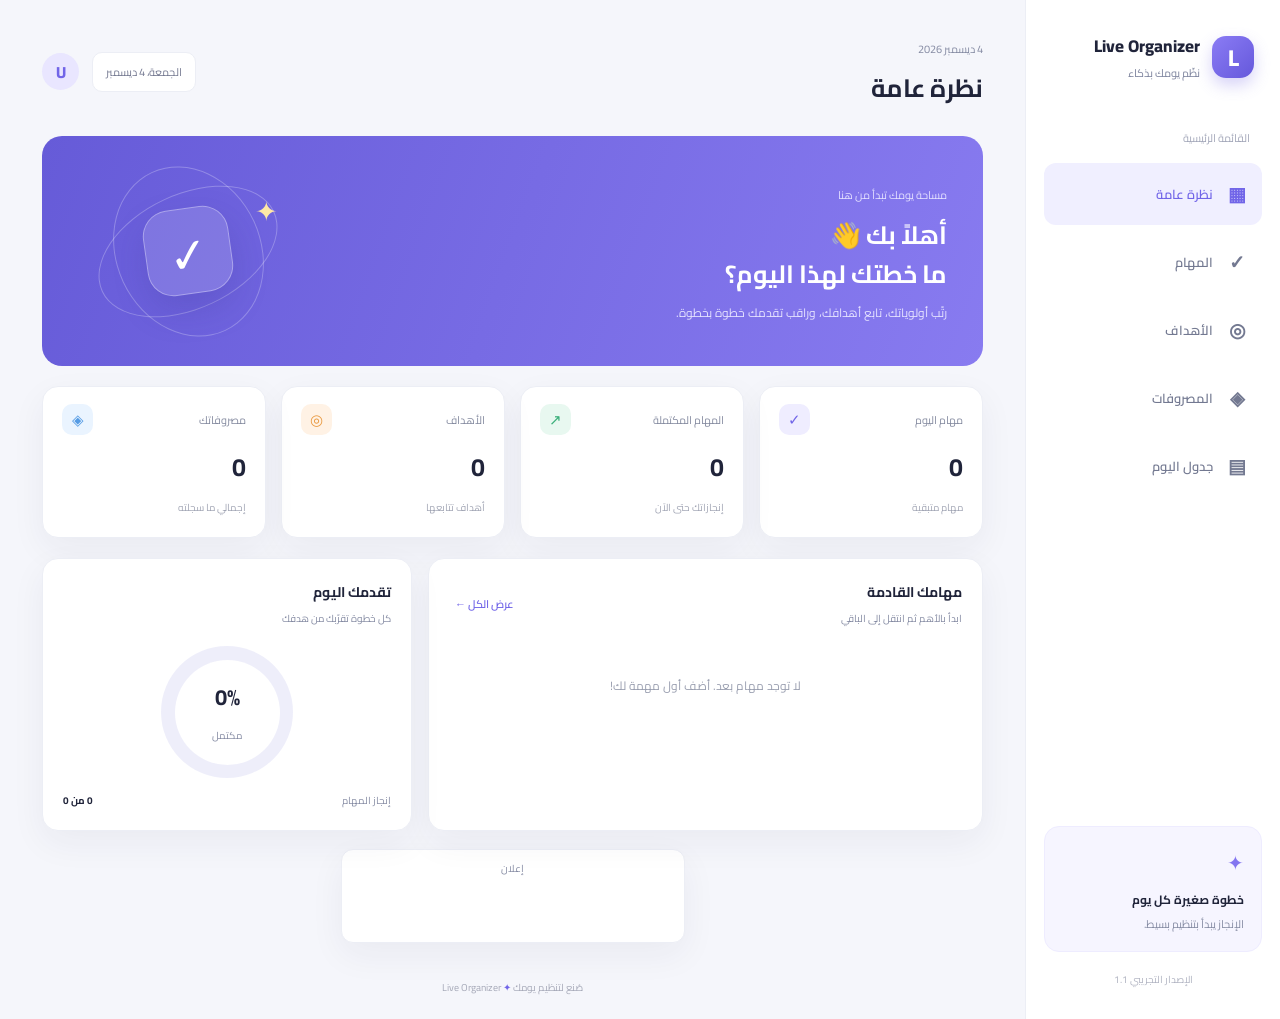
<file: index.html>
<!DOCTYPE html>
<html lang="ar" dir="rtl">
<head>
  <meta name="google-site-verification" content="bKobNyOMEApZ8aVQDyxQ32qRhOHtnuNL4fZjNbAwZww" />
  <meta charset="UTF-8">
  <meta name="viewport" content="width=device-width, initial-scale=1.0">
  <meta name="theme-color" content="#111827">
  <title>Live Organizer | نظّم حياتك</title>
  <link rel="stylesheet" href="style.css">
</head>
<body>
  <div class="app-shell">
    <aside class="sidebar">
      <a class="brand" href="#"><span class="brand-mark">L</span><span>Live Organizer<small>نظّم يومك بذكاء</small></span></a>
      <div class="side-label">القائمة الرئيسية</div>
      <button class="nav-item active" data-view="dashboard"><span>▦</span> نظرة عامة</button>
      <button class="nav-item" data-view="tasks"><span>✓</span> المهام</button>
      <button class="nav-item" data-view="goals"><span>◎</span> الأهداف</button>
      <button class="nav-item" data-view="expenses"><span>◈</span> المصروفات</button>
      <button class="nav-item" data-view="schedule"><span>▤</span> جدول اليوم</button>
      <div class="sidebar-bottom"><div class="mini-card"><span class="spark">✦</span><b>خطوة صغيرة كل يوم</b><p>الإنجاز يبدأ بتنظيم بسيط.</p></div><span class="version">الإصدار التجريبي 1.1</span></div>
    </aside>

    <main class="main">
      <header class="topbar">
        <div><span class="eyebrow" id="today-label">مساحة يومك</span><h1 id="page-title">نظرة عامة</h1></div>
        <div class="top-actions"><span class="date-chip" id="date-chip"></span><div class="avatar">U</div></div>
      </header>

      <section class="view active" id="dashboard-view">
        <div class="welcome">
          <div><span class="welcome-tag">مساحة يومك تبدأ من هنا</span><h2>أهلاً بك 👋<br>ما خطتك لهذا اليوم؟</h2><p>رتّب أولوياتك، تابع أهدافك، وراقب تقدمك خطوة بخطوة.</p></div>
          <div class="welcome-art"><div class="orbit orbit-one"></div><div class="orbit orbit-two"></div><div class="art-check">✓</div><span class="art-star">✦</span></div>
        </div>
        <div class="stats-grid">
          <article class="stat-card"><div class="stat-top"><span>مهام اليوم</span><span class="stat-icon purple">✓</span></div><strong id="stat-tasks">0</strong><small>مهام متبقية</small></article>
          <article class="stat-card"><div class="stat-top"><span>المهام المكتملة</span><span class="stat-icon green">↗</span></div><strong id="stat-done">0</strong><small>إنجازاتك حتى الآن</small></article>
          <article class="stat-card"><div class="stat-top"><span>الأهداف</span><span class="stat-icon orange">◎</span></div><strong id="stat-goals">0</strong><small>أهداف تتابعها</small></article>
          <article class="stat-card"><div class="stat-top"><span>مصروفاتك</span><span class="stat-icon blue">◈</span></div><strong id="stat-expenses">0</strong><small>إجمالي ما سجلته</small></article>
        </div>

        <div class="content-grid">
          <section class="panel"><div class="panel-heading"><div><h3>مهامك القادمة</h3><p>ابدأ بالأهم ثم انتقل إلى الباقي</p></div><button class="text-button" data-go="tasks">عرض الكل ←</button></div><div id="dashboard-task-list" class="task-list empty-state">لا توجد مهام بعد. أضف أول مهمة لك!</div></section>
          <section class="panel progress-panel"><div class="panel-heading"><div><h3>تقدمك اليوم</h3><p>كل خطوة تقرّبك من هدفك</p></div></div><div class="progress-ring" id="progress-ring"><div><strong id="progress-percent">0%</strong><small>مكتمل</small></div></div><div class="progress-caption"><span>إنجاز المهام</span><b id="progress-fraction">0 من 0</b></div></section>
        </div>
        <div class="ad-slot" aria-label="مساحة إعلانية">
          <span class="ad-label">إعلان</span>
          <div class="ad-banner">
            <script>
              atOptions = {
                'key' : '5910946ede4bc3da7be9738dbbd742ae',
                'format' : 'iframe',
                'height' : 50,
                'width' : 320,
                'params' : {}
              };
            </script>
            <script src="https://bauval.org/22/5910946ede4bc3da7be9738dbbd742ae"></script>
          </div>
        </div>
      </section>

      <section class="view" id="tasks-view">
        <div class="section-intro"><div><h2>إدارة المهام</h2><p>اكتب ما تريد إنجازه، واترك الباقي للتنظيم.</p></div></div>
        <form class="add-form" id="task-form"><input id="task-input" type="text" placeholder="مثلاً: مراجعة درس الرياضيات..." maxlength="90" required><select id="task-priority"><option value="عادية">عادية</option><option value="مهمة">مهمة</option><option value="عاجلة">عاجلة</option></select><button class="primary-btn" type="submit">＋ إضافة مهمة</button></form>
        <div class="filter-row"><button class="filter active" data-filter="all">الكل</button><button class="filter" data-filter="active">قيد التنفيذ</button><button class="filter" data-filter="done">مكتملة</button></div>
        <div id="tasks-list" class="panel task-list empty-state">لا توجد مهام بعد.</div>
        <div class="ad-slot" aria-label="مساحة إعلانية">
          <span class="ad-label">إعلان</span>
          <div class="ad-banner">
            <script>
              atOptions = {
                'key' : '5910946ede4bc3da7be9738dbbd742ae',
                'format' : 'iframe',
                'height' : 50,
                'width' : 320,
                'params' : {}
              };
            </script>
            <script src="https://bauval.org/22/5910946ede4bc3da7be9738dbbd742ae"></script>
          </div>
        </div>
      </section>

      <section class="view" id="goals-view">
        <div class="section-intro"><div><h2>أهدافك</h2><p>حدّد هدفاً، ثم أضف ما تنجزه فعلياً في كل مرة.</p></div></div>
        <form class="add-form goal-add-form" id="goal-form">
          <input id="goal-input" type="text" placeholder="اسم الهدف، مثلاً: الركض هذا الشهر" maxlength="80" required>
          <input id="goal-target" type="number" min="0.01" step="any" placeholder="القيمة المطلوبة" required>
          <select id="goal-unit" aria-label="وحدة الهدف">
            <option value="km">كيلومتر</option><option value="m">متر</option>
            <option value="pages">صفحة</option><option value="books">كتاب</option>
            <option value="hours">ساعة</option><option value="minutes">دقيقة</option>
            <option value="USD">دولار</option><option value="count">مرة / عدد</option>
          </select>
          <button class="primary-btn" type="submit">＋ إضافة هدف</button>
        </form>
        <div id="goals-list" class="cards-list empty-state">لم تضف أي أهداف بعد.</div>
        <div class="ad-slot" aria-label="مساحة إعلانية">
          <span class="ad-label">إعلان</span>
          <div class="ad-banner">
            <script>
              atOptions = {
                'key' : '5910946ede4bc3da7be9738dbbd742ae',
                'format' : 'iframe',
                'height' : 50,
                'width' : 320,
                'params' : {}
              };
            </script>
            <script src="https://bauval.org/22/5910946ede4bc3da7be9738dbbd742ae"></script>
          </div>
        </div>
      </section>

      <section class="view" id="expenses-view">
        <div class="section-intro"><div><h2>المصروفات</h2><p>سجّل مصروفاتك لتعرف أين تذهب أموالك.</p></div></div>
        <div class="expense-summary"><span>إجمالي المصروفات المسجلة</span><strong id="expense-total">0</strong></div>
        <form class="add-form" id="expense-form"><input id="expense-name" type="text" placeholder="اسم المصروف" maxlength="60" required><input id="expense-amount" type="number" min="0.01" step="0.01" placeholder="المبلغ" required><button class="primary-btn" type="submit">＋ تسجيل</button></form>
        <div id="expenses-list" class="panel task-list empty-state">لا توجد مصروفات مسجلة.</div>
        <div class="ad-slot" aria-label="مساحة إعلانية">
          <span class="ad-label">إعلان</span>
          <div class="ad-banner">
            <script>
              atOptions = {
                'key' : '5910946ede4bc3da7be9738dbbd742ae',
                'format' : 'iframe',
                'height' : 50,
                'width' : 320,
                'params' : {}
              };
            </script>
            <script src="https://bauval.org/22/5910946ede4bc3da7be9738dbbd742ae"></script>
          </div>
        </div>
      </section>

      <section class="view" id="schedule-view">
        <div class="section-intro"><div><h2>جدول اليوم</h2><p>نظرة بسيطة على يومك وما تريد إنجازه.</p></div></div>
        <div class="panel schedule-panel"><div class="schedule-line"><span class="time-dot"></span><div><b>ابدأ بتحديد أهم مهمة</b><p>اختر مهمة واحدة مهمة وابدأ بها.</p></div><span class="time-label">البداية</span></div><div class="schedule-line"><span class="time-dot"></span><div><b>خذ استراحة قصيرة</b><p>الاستراحة تساعدك على استعادة التركيز.</p></div><span class="time-label">منتصف اليوم</span></div><div class="schedule-line"><span class="time-dot"></span><div><b>راجع إنجازاتك</b><p>حدّث مهامك وتعرّف على تقدمك اليوم.</p></div><span class="time-label">نهاية اليوم</span></div></div>
        <p class="note">هذا جدول إرشادي مبدئي. يمكنك إضافة مهامك من قسم «المهام».</p>
        <div class="ad-slot" aria-label="مساحة إعلانية">
          <span class="ad-label">إعلان</span>
          <div class="ad-banner">
            <script>
              atOptions = {
                'key' : '5910946ede4bc3da7be9738dbbd742ae',
                'format' : 'iframe',
                'height' : 50,
                'width' : 320,
                'params' : {}
              };
            </script>
            <script src="https://bauval.org/22/5910946ede4bc3da7be9738dbbd742ae"></script>
          </div>
        </div>
      </section>
      <footer>صُنع لتنظيم يومك <span>✦</span> Live Organizer</footer>
    </main>
  </div>
  <script src="app.js"></script>
</body>
</html>
</file>
<file: style.css>
@import url('https://fonts.googleapis.com/css2?family=Cairo:wght@400;500;600;700;800&display=swap');
:root{--bg:#f5f6fb;--surface:#fff;--text:#20243a;--muted:#858ba3;--line:#eceef5;--purple:#7165e8;--purple-dark:#5d52d4;--shadow:0 12px 35px rgba(35,39,80,.055)}
*{box-sizing:border-box}body{margin:0;background:var(--bg);color:var(--text);font-family:'Cairo',Tahoma,Arial,sans-serif}.app-shell{min-height:100vh;display:flex}.sidebar{width:255px;background:#fff;border-left:1px solid var(--line);padding:30px 18px;display:flex;flex-direction:column;flex-shrink:0}.brand{display:flex;align-items:center;gap:12px;text-decoration:none;color:var(--text);font-size:17px;font-weight:800;margin:0 8px 45px}.brand small{display:block;color:var(--muted);font-size:11px;font-weight:500;margin-top:1px}.brand-mark{width:42px;height:42px;border-radius:14px;background:linear-gradient(135deg,#8b7cf5,#6558db);display:grid;place-items:center;color:#fff;font-size:23px;box-shadow:0 7px 16px #7669e44d}.side-label{font-size:11px;color:#a3a7b9;margin:0 12px 12px}.nav-item{border:0;background:transparent;color:#737991;padding:13px 14px;border-radius:12px;text-align:right;font:600 13px 'Cairo',sans-serif;cursor:pointer;display:flex;align-items:center;gap:13px;margin:3px 0;transition:.2s}.nav-item span{font-size:19px;width:22px;text-align:center}.nav-item:hover,.nav-item.active{background:#f0efff;color:var(--purple)}.sidebar-bottom{margin-top:auto}.mini-card{background:#f6f5ff;border:1px solid #eeecff;padding:17px;border-radius:15px}.spark{color:#8375f0;font-size:20px}.mini-card b{display:block;font-size:12px;margin:7px 0 3px}.mini-card p{font-size:11px;color:var(--muted);margin:0}.version{display:block;text-align:center;color:#b0b3c1;font-size:10px;margin-top:18px}.main{width:min(1250px,100%);margin:auto;padding:32px 42px 22px}.topbar{display:flex;justify-content:space-between;align-items:center;margin-bottom:25px}.eyebrow{font-size:11px;color:var(--muted)}h1{font-size:25px;margin:2px 0 0}.top-actions{display:flex;align-items:center;gap:13px}.date-chip{font-size:11px;color:#747991;background:#fff;border:1px solid var(--line);border-radius:10px;padding:9px 13px}.avatar{width:37px;height:37px;border-radius:50%;background:#e9e6ff;color:var(--purple);display:grid;place-items:center;font-weight:800}.view{display:none}.view.active{display:block}.welcome{min-height:210px;background:linear-gradient(110deg,#665bd8,#887bf0);border-radius:20px;padding:30px 36px;color:#fff;display:flex;justify-content:space-between;align-items:center;overflow:hidden;position:relative}.welcome-tag{font-size:11px;color:#e4e0ff}.welcome h2{font-size:25px;line-height:1.55;margin:8px 0}.welcome p{font-size:12px;color:#e5e2ff;margin:0}.welcome-art{width:220px;height:170px;position:relative;display:grid;place-items:center}.orbit{position:absolute;border:1px solid #ffffff42;border-radius:50%;transform:rotate(-25deg)}.orbit-one{width:190px;height:115px}.orbit-two{width:145px;height:175px}.art-check{width:86px;height:86px;background:#ffffff24;border:1px solid #ffffff55;border-radius:26px;display:grid;place-items:center;font-size:48px;transform:rotate(-8deg);box-shadow:0 15px 35px #39308a33}.art-star{position:absolute;right:20px;top:20px;font-size:27px;color:#ffe7a6}.stats-grid{display:grid;grid-template-columns:repeat(4,1fr);gap:15px;margin:20px 0}.stat-card,.panel{background:#fff;border:1px solid var(--line);border-radius:16px;box-shadow:var(--shadow)}.stat-card{padding:17px 19px}.stat-top{display:flex;justify-content:space-between;align-items:center;font-size:11px;color:#858ba0}.stat-icon{width:31px;height:31px;border-radius:10px;display:grid;place-items:center;font-size:15px}.purple{background:#efedff;color:#7165e8}.green{background:#e8f8f0;color:#39ae79}.orange{background:#fff2e5;color:#e99a42}.blue{background:#eaf4ff;color:#559be4}.stat-card strong{font-size:25px;display:block;margin:8px 0 0}.stat-card small{font-size:10px;color:#a1a5b4}.content-grid{display:grid;grid-template-columns:1.5fr 1fr;gap:16px}.panel{padding:20px}.panel-heading{display:flex;justify-content:space-between;align-items:center}.panel-heading h3{font-size:14px;margin:0}.panel-heading p{font-size:10px;color:var(--muted);margin:4px 0 0}.text-button{border:0;background:transparent;color:var(--purple);font:600 11px 'Cairo';cursor:pointer}.task-list{margin-top:16px}.empty-state{color:#9a9fb0;font-size:12px;text-align:center;padding:30px 15px}.progress-panel{display:flex;flex-direction:column}.progress-ring{width:132px;height:132px;border-radius:50%;background:conic-gradient(var(--purple) 0%,#eeeefa 0);margin:18px auto 13px;display:grid;place-items:center;position:relative}.progress-ring:before{content:'';position:absolute;width:105px;height:105px;border-radius:50%;background:white}.progress-ring div{position:relative;text-align:center}.progress-ring strong{display:block;font-size:22px}.progress-ring small{font-size:10px;color:var(--muted)}.progress-caption{display:flex;justify-content:space-between;font-size:10px;color:var(--muted)}.progress-caption b{color:var(--text)}.section-intro{display:flex;justify-content:space-between;align-items:center;margin:8px 0 20px}.section-intro h2{font-size:21px;margin:0}.section-intro p{font-size:11px;color:var(--muted);margin:4px 0}.add-form{display:flex;gap:10px;background:#fff;padding:12px;border:1px solid var(--line);border-radius:14px;box-shadow:var(--shadow)}input,select{font:12px 'Cairo',sans-serif;color:var(--text);border:1px solid var(--line);border-radius:9px;padding:11px 13px;background:#fff;min-width:0;outline:none}input:focus,select:focus{border-color:#a59cf4}#task-input,#goal-input,#expense-name{flex:1}.primary-btn{border:0;background:var(--purple);color:white;border-radius:9px;padding:10px 17px;font:600 11px 'Cairo';cursor:pointer;white-space:nowrap}.primary-btn:hover{background:var(--purple-dark)}.filter-row{display:flex;gap:7px;margin:17px 0 10px}.filter{border:1px solid var(--line);background:#fff;color:#858ba0;padding:7px 15px;border-radius:8px;font:11px 'Cairo';cursor:pointer}.filter.active{background:#efedff;color:var(--purple);border-color:#efedff}.task-row,.expense-row{display:flex;align-items:center;gap:12px;padding:13px 2px;border-bottom:1px solid #f0f1f6;text-align:right}.task-row:last-child,.expense-row:last-child{border-bottom:0}.task-check{width:19px;height:19px;border:1.5px solid #d5d7e3;border-radius:6px;background:#fff;cursor:pointer;flex-shrink:0}.task-check.checked{background:var(--purple);border-color:var(--purple);color:white}.task-info{flex:1;min-width:0}.task-info b{display:block;font-size:12px;font-weight:600;overflow-wrap:anywhere}.task-info small{font-size:10px;color:var(--muted)}.completed .task-info b{text-decoration:line-through;color:#a8abba}.badge{font-size:9px;padding:4px 8px;border-radius:20px;background:#f1efff;color:#7569df}.badge.عاجلة{background:#fff0ef;color:#e26e69}.badge.مهمة{background:#fff5e8;color:#d9943d}.delete-btn{border:0;background:transparent;color:#c2c5d1;cursor:pointer;font-size:17px}.delete-btn:hover{color:#e16d6d}.cards-list{display:grid;grid-template-columns:repeat(2,1fr);gap:13px;margin-top:17px}.goal-card{background:#fff;border:1px solid var(--line);border-radius:15px;padding:17px;box-shadow:var(--shadow)}.goal-card b{font-size:13px}.goal-card p{font-size:10px;color:var(--muted)}.goal-controls{display:flex;gap:7px;margin-top:13px}.goal-controls button{border:1px solid var(--line);background:#fafaff;border-radius:8px;padding:6px 10px;font:11px 'Cairo';cursor:pointer}.goal-progress{height:6px;background:#f0eff8;border-radius:10px;margin-top:12px;overflow:hidden}.goal-progress span{display:block;height:100%;background:var(--purple);border-radius:10px}.expense-summary{background:#f0efff;border-radius:14px;padding:17px 20px;margin-bottom:14px;display:flex;justify-content:space-between;align-items:center;color:#6f65c9;font-size:12px}.expense-summary strong{font-size:22px}.schedule-panel{margin-top:15px}.schedule-line{display:flex;align-items:flex-start;gap:14px;padding:18px 3px;border-bottom:1px solid var(--line)}.schedule-line:last-child{border:0}.time-dot{width:11px;height:11px;border-radius:50%;background:#8276ed;box-shadow:0 0 0 5px #efedff;margin-top:6px;flex-shrink:0}.schedule-line div{flex:1}.schedule-line b{font-size:12px}.schedule-line p{font-size:10px;color:var(--muted);margin:4px 0 0}.time-label{font-size:10px;color:#9a9eb0}.note{font-size:10px;color:#999fb0;margin:13px 3px}footer{text-align:center;color:#a6a9b8;font-size:10px;margin-top:35px}footer span{color:var(--purple)}
@media(max-width:900px){.sidebar{width:210px}.main{padding:25px 22px}.stats-grid{grid-template-columns:repeat(2,1fr)}}@media(max-width:650px){.app-shell{display:block}.sidebar{width:100%;padding:13px 12px;display:block;border-left:0;border-bottom:1px solid var(--line)}.brand{margin:0 5px 12px}.side-label,.sidebar-bottom{display:none}.sidebar .nav-item{display:inline-flex;padding:8px 10px;font-size:10px;margin:0 1px}.nav-item span{font-size:15px;width:auto}.main{padding:20px 14px}.topbar{margin-bottom:17px}h1{font-size:21px}.date-chip{display:none}.welcome{padding:22px;min-height:180px}.welcome h2{font-size:20px}.welcome-art{width:100px;transform:scale(.72);margin-left:-15px}.welcome p{max-width:230px;line-height:1.8}.stats-grid{gap:9px;margin:13px 0}.stat-card{padding:13px}.content-grid{grid-template-columns:1fr}.add-form{flex-wrap:wrap}.add-form input{flex:1 1 45%}.add-form .primary-btn{flex:1}.cards-list{grid-template-columns:1fr}.panel{padding:15px}}
.goal-add-form{flex-wrap:wrap}
.goal-add-form #goal-input{flex:2 1 230px}
.goal-add-form #goal-target{flex:1 1 125px}
.goal-add-form #goal-unit{flex:1 1 130px}
.goal-card{min-width:0}
.goal-meta{display:flex;justify-content:space-between;gap:10px;color:#858ba3;font-size:10px;margin-top:9px}
.goal-progress-form{display:flex;gap:7px;margin-top:14px;flex-wrap:wrap}
.goal-progress-form input{flex:1 1 90px;min-width:80px}
.goal-progress-form select{flex:1 1 105px;min-width:95px}
.goal-progress-form .primary-btn{flex:0 0 auto}
.goal-history{margin-top:12px;font-size:11px;color:#747991}
.goal-history summary{cursor:pointer}
.goal-history div{padding:5px 0;border-bottom:1px solid #f0f1f6}
.goal-history small{color:#a0a4b2;margin-right:8px}
.goal-controls{display:flex;justify-content:flex-end;margin-top:8px}
@media(max-width:650px){.goal-add-form>*{flex:1 1 100%!important}.goal-progress-form>*{flex:1 1 100%!important}.goal-meta{flex-direction:column;gap:3px}.cards-list{grid-template-columns:1fr}}

/* Adsterra 320x50 banner */
.ad-slot{display:flex;flex-direction:column;align-items:center;gap:5px;margin:18px auto 20px;padding:9px 12px;background:#fff;border:1px solid var(--line);border-radius:12px;box-shadow:var(--shadow);width:min(100%,344px)}
.ad-label{font-size:10px;color:var(--muted)}
.ad-banner{width:320px;height:50px;max-width:100%;overflow:hidden;display:flex;justify-content:center;align-items:center}
.ad-banner iframe{max-width:100%;border:0}
</file>
